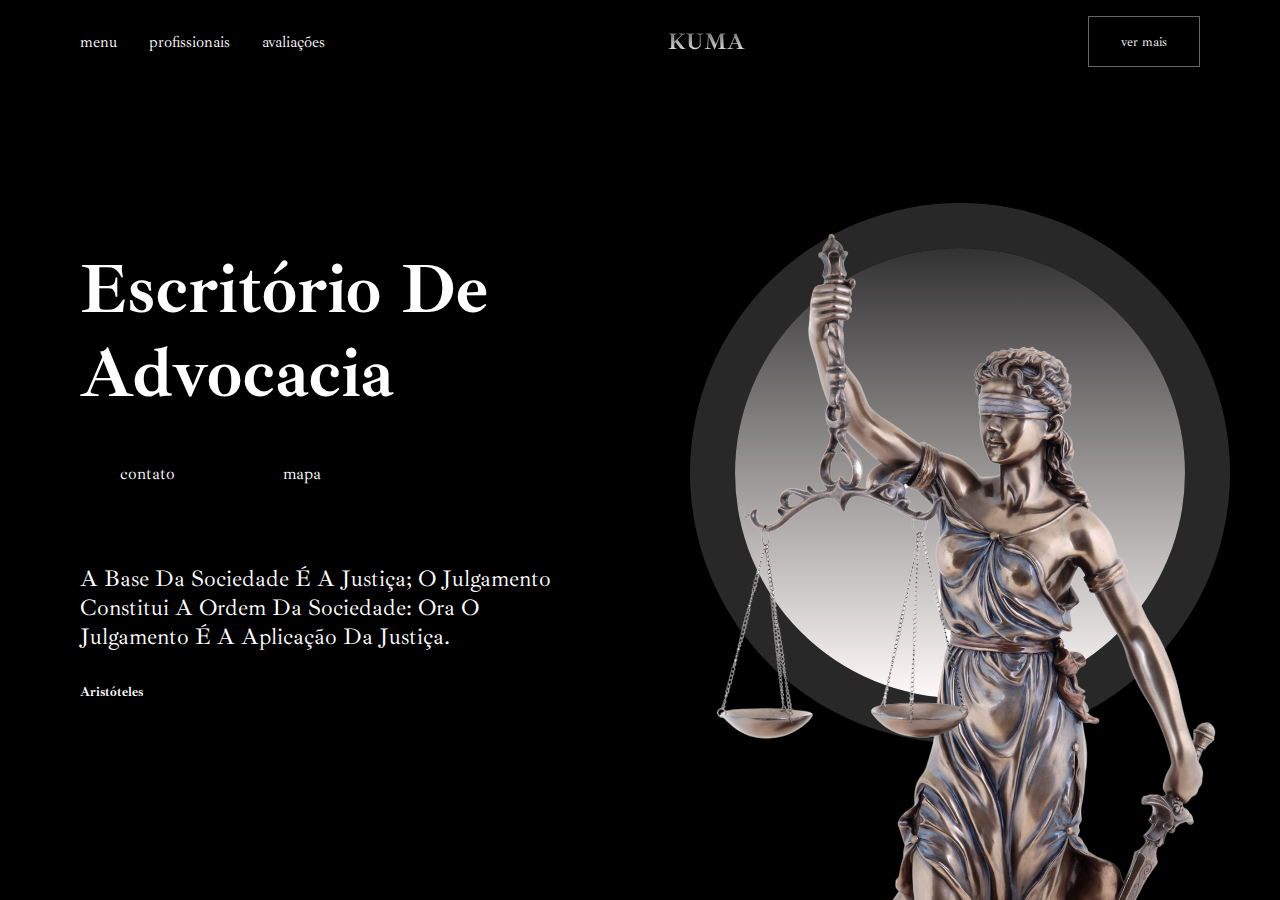
<file: website 2/index.html>
<!DOCTYPE html>
<html lang="pt-br">
  <head>
    <meta charset="UTF-8" />
    <meta http-equiv="X-UA-Compatible" content="IE=edge" />
    <meta name="viewport" content="width=device-width, initial-scale=1.0" />
    <link rel="preconnect" href="https://fonts.googleapis.com" />
    <link rel="preconnect" href="https://fonts.gstatic.com" crossorigin />
    <link
      href="https://fonts.googleapis.com/css2?family=Ibarra+Real+Nova:wght@400;500;700&display=swap"
      rel="stylesheet"
    />
    <link rel="stylesheet" href="style.css" />
    <title>KUMA</title>
  </head>
  <body>
    <header>
      <nav class="navbar">
        <ul class="menu">
          <li><a href="#">menu</a></li>

          <li><a href="#">profissionais</a></li>
          <li><a href="#">avaliações</a></li>
        </ul>
        <div class="logo">
          <h3>KUMA</h3>
        </div>
        <button class="btm contact">ver mais</button>
      </nav>
    </header>

    <div class="container">
      <div class="side-one">
        <h1>Escritório de advocacia</h1>

        <div class="buttons">
          <button class="btn skew">contato</button>
          <button class="btn skew">mapa</button>
        </div>
        <div class="statistics">
          <p>
            A base da sociedade é a justiça; o julgamento constitui a ordem da
            sociedade: ora o julgamento é a aplicação da justiça.
          </p>
          <h5>Aristóteles</h5>
        </div>
      </div>

      <div class="side-two">
        <div class="circle">
          <img src="imagens/escritorio-de-advocacia.webp" alt="" />
        </div>
      </div>
    </div>

    <section class="section" id="section"></section>
  </body>
</html>
</file>
<file: website 2/style.css>
* {
  padding: 0;
  margin: 0;
  box-sizing: border-box;
  font-family: "Ibarra Real Nova", serif;
}

body {
  background: rgb(0, 0, 0);
  color: rgb(255, 255, 255);
  height: 100vh;
  width: 100vw;
}

.navbar {
  display: flex;
  justify-content: space-between;
  align-items: center;
  padding: 1rem 5rem;
}

.menu {
  display: flex;
  align-items: center;
  gap: 2rem;
}

li {
  transition: 0.5s ease;
  list-style: none;
}

a {
  text-decoration: none;
  color: rgb(255, 254, 254);
}

.menu li:hover {
  transform: scale(1.3);
  text-decoration: underline;
}

.logo h3 {
  font-size: 23px;
  background: -webkit-linear-gradient(90deg, #ffffff, #535252);
  -webkit-background-clip: text;
  -webkit-text-fill-color: transparent;
}
.btn {
  background: none;
  border: none;
  outline: none;
  font-size: 17px;
  color: rgb(255, 255, 255);
  cursor: pointer;
}

.contact {
  color: #ffffff;
  background: none;
  border: 1px solid rgb(102, 102, 102);
  padding: 1rem 2rem;
  transition: all 1s ease;
}

.contact:hover {
  background-color: #ffffff;
  color: rgb(0, 0, 0);
}

.container {
  display: grid;
  grid-template-columns: repeat(2, 1fr);
  height: calc(100% - 120px);
}

.side-one {
  display: flex;
  flex-direction: column;
  justify-content: center;
  gap: 1rem;
  text-transform: capitalize;
  margin: 0 5rem;
}

.side-one h1 {
  font-size: 70px;
  line-height: 1.2;
}

.skew {
  position: relative;
  padding: 1rem 1.5rem;
  margin: 1rem;
  padding-right: 3rem;
}

.skew::before {
  content: "";
  position: absolute;
  top: 0;
  right: 0;
  height: 100%;
  width: 0%;
  display: block;
  z-index: -1;
  background: -webkit-linear-gradient(45deg, #bdbbbb, #242323);
  border-radius: 5px;
  transition: all 0.8s cubic-bezier(0.42, 0, 0.58, 1) 0s;
  transform-origin: bottom left;
  transform: skew(-20deg, 0deg);
}

.skew:hover {
  background: transparent;
}

.skew:hover::before {
  left: 0%;
  right: auto;
  width: 100%;
}

.statistics p {
  font-size: 23px;
  padding-bottom: 2rem;
  padding-top: 2rem;
}

.side-two {
  display: flex;
  align-items: center;
  justify-content: center;
  padding: 0 1.5rem;
}

.circle {
  width: 450px;
  height: 450px;
  background: -webkit-linear-gradient(
    90deg,
    rgb(255, 249, 249),
    rgb(51, 50, 50)
  );

  border-radius: 50%;
  z-index: -1;
  box-shadow: 0 0 0 45px rgb(41, 40, 40);
}

.circle img {
  max-width: 500px;
  max-height: 700px;
  width: 100%;
  position: absolute;
  bottom: 0;
  right: 5%;
  object-fit: cover;
}
</file>
